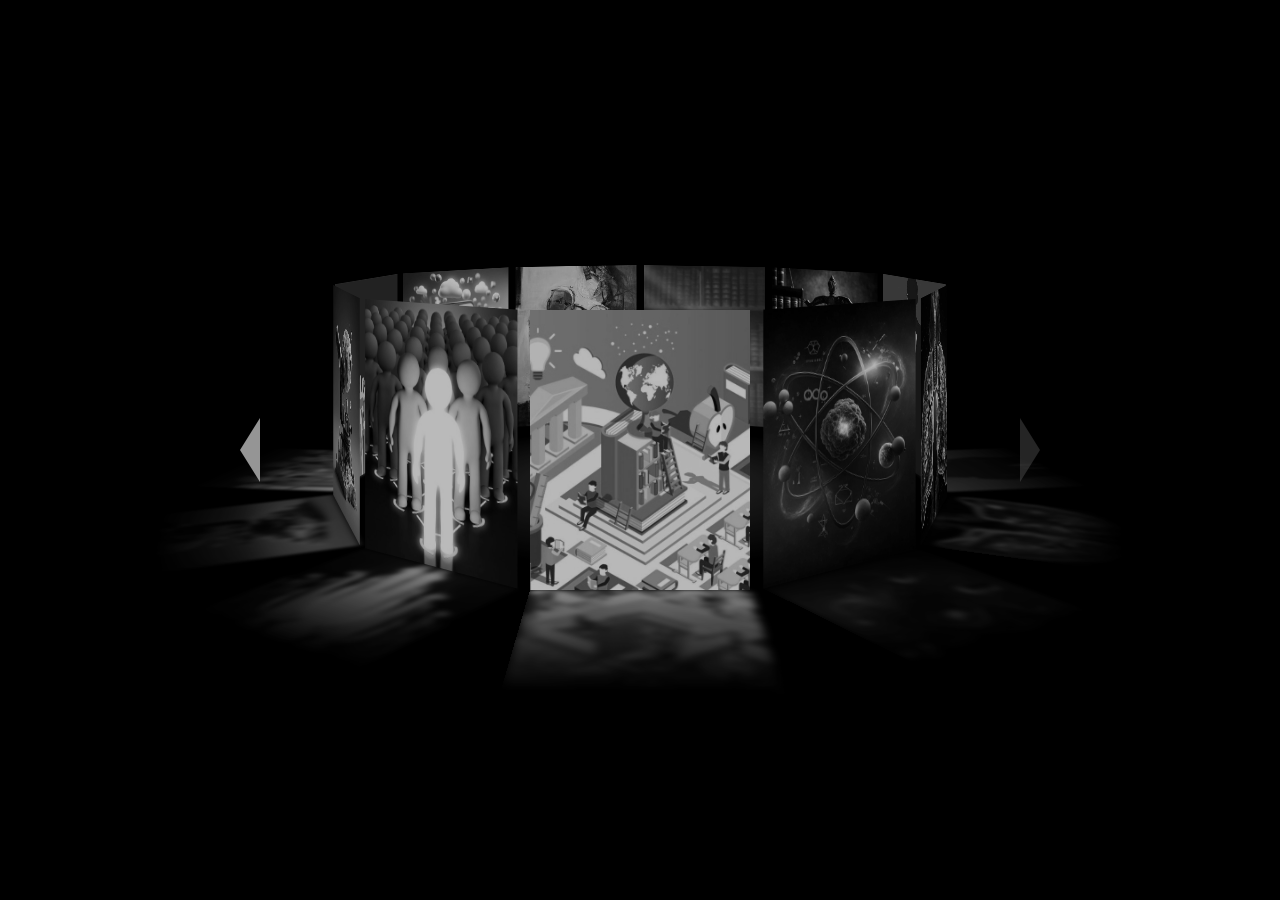
<file: index.html>
<!DOCTYPE html>
<html lang="en">
<head>
    <meta charset="UTF-8">
    <meta name="viewport" content="width=device-width, initial-scale=1.0">
    <link rel="stylesheet" href="style.css">
    <link rel="icon"; type="image/jpg" href="images/panda.jpg">
    <link rel="preconnect" href="https://fonts.googleapis.com">
    <link rel="preconnect" href="https://fonts.gstatic.com" crossorigin>
    <link href="https://fonts.googleapis.com/css2?family=Sniglet&display=swap" rel="stylesheet">
    <title>InternNet</title>
</head>
<body>
    <div class="carousel">
        <div class="carousel-control-button left">
            <input type="radio"; name="carousel-control-input"; checked>
        </div>
        <div class="carousel-control-button right">
            <input type="radio"; name="carousel-control-input">
        </div>
        <div class="carousel-rotation-direction">
            <ul class="carousel-item-wrapper"; style = "--_num-elements: 11">
                <li class="carousel-item"; style="--_index: 1; --_image-url: url('images/STEM.jpg')">
                    <a href="pages/STEM.html";><h1>STEM</h1></a>
                </li>
                <li class="carousel-item"; style="--_index: 2; --_image-url: url('images/medicine.jpg')">
                    <a href="pages/Health&Med.html";><h1>Medicine</h1></a>
                </li>
                <li class="carousel-item"; style="--_index: 3; --_image-url: url('images/business.jpg')">
                    <a href="pages/Business&Econ.html";><h1>Business</h1></a>
                </li>
                <li class="carousel-item"; style="--_index: 4; --_image-url: url('images/law.jpg')">
                    <a href="pages/Law.html";><h1>Law</h1></a>
                </li>
                <li class="carousel-item"; style="--_index: 5; --_image-url: url('images/humanities.jpg')">
                    <a href="pages/Arts&Humanities.html";><h1>Humanities</h1></a>
                </li>
                <li class="carousel-item"; id="long-title"; style="--_index: 6; --_image-url: url('images/social-sciences.jpg')">
                    <a href="pages/SocialSci.html";><h1>Social Sciences</h1></a>
                </li>
                <li class="carousel-item"; style="--_index: 7; --_image-url: url('images/media.jpg')">
                    <a href="pages/Comm&Media.html";><h1>Media</h1></a>
                </li>
                <li class="carousel-item"; style="--_index: 8; --_image-url: url('images/service.jpg')">
                    <a href="pages/Service.html";><h1>Service</h1></a>
                </li>
                <li class="carousel-item"; style="--_index: 9; --_image-url: url('images/research.jpg')">
                    <a href="pages/Research.html";><h1>Research</h1></a>
                </li>
                <li class="carousel-item"; style="--_index: 10; --_image-url: url('images/leadership.jpg')">
                    <a href="pages/Leadership.html";><h1>Leadership</h1></a>
                </li>
                <li class="carousel-item"; id="long-title"; style="--_index: 11; --_image-url: url('images/vocational-studies.jpg')">
                    <a href="pages/Studies.html";><h1>Vocational Studies</h1></a>
                </li>
                <li class="carousel-ground"></li>
            </ul>
        </div>
    </div>
    <script src="https://cdn.jsdelivr.net/npm/gsap@3.12.5/dist/gsap.min.js"></script>
    <script src="script.js"></script>
</body>
</html>
</file>
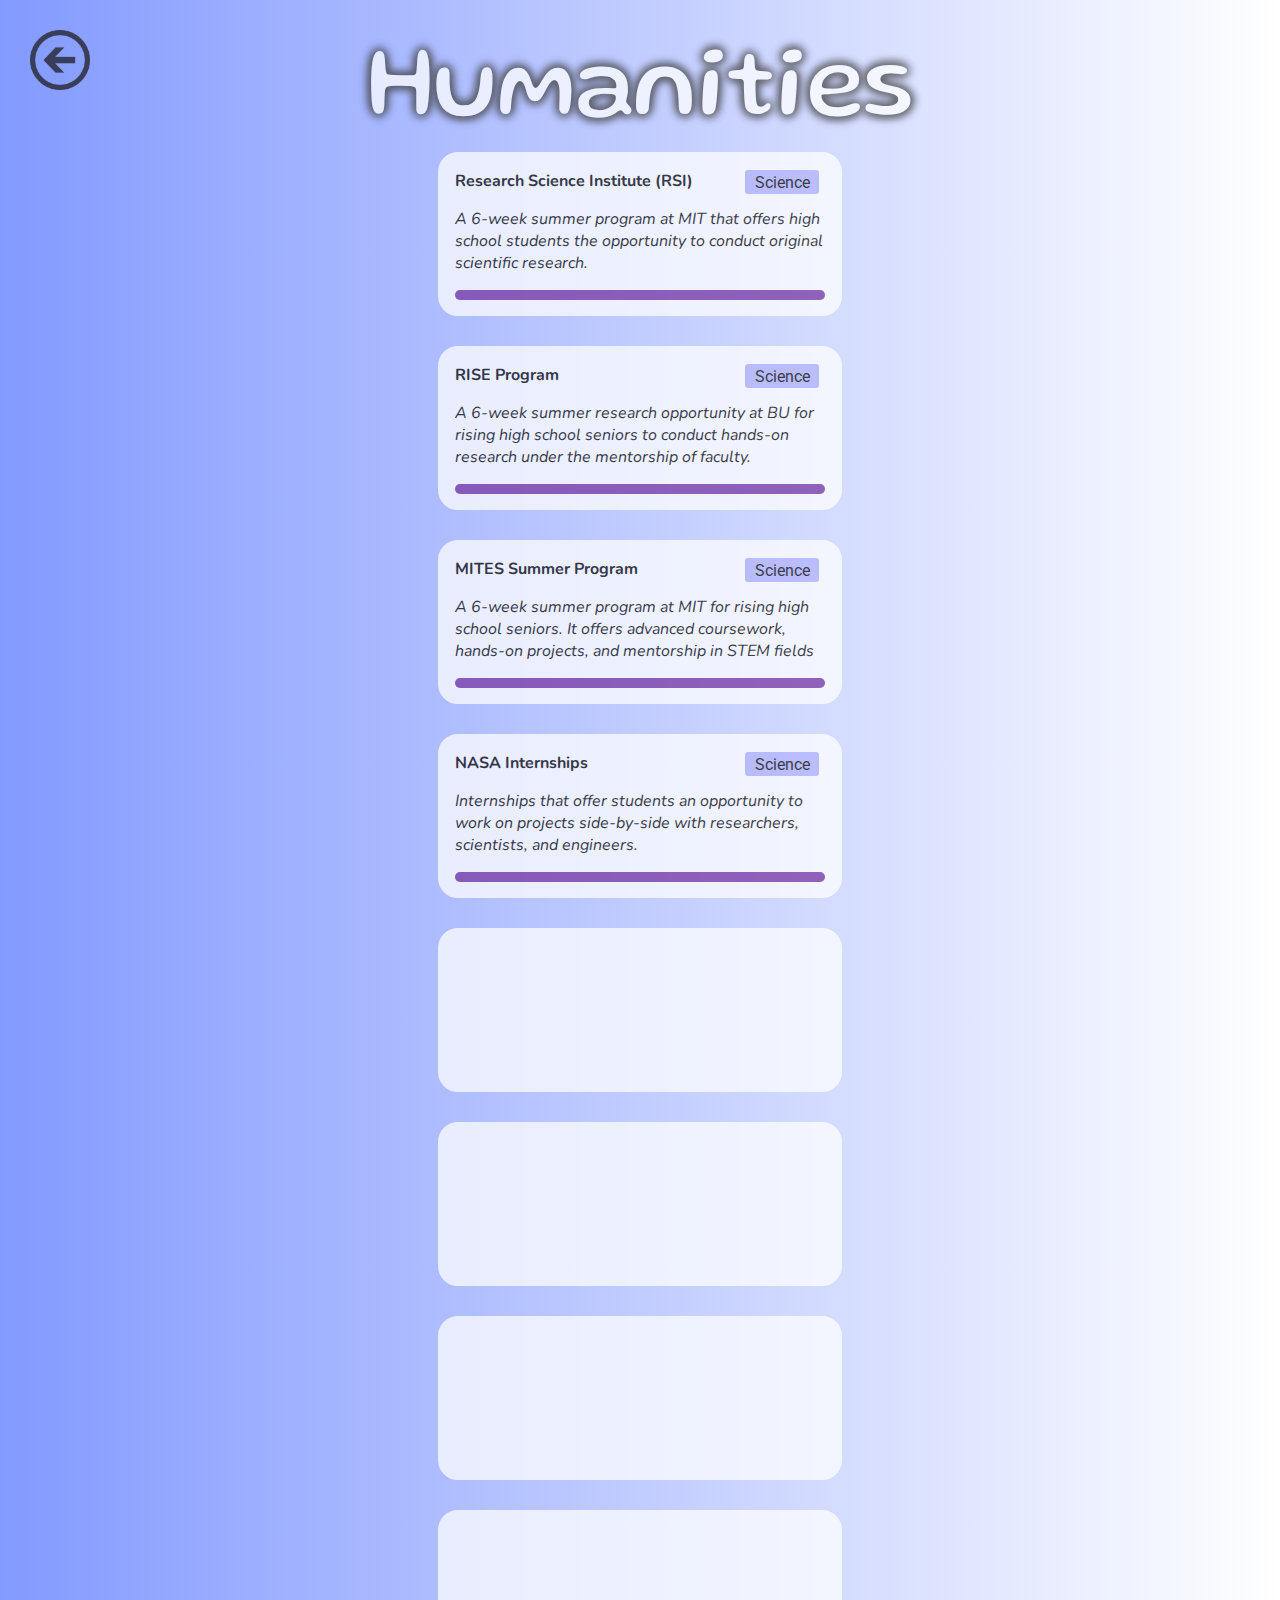
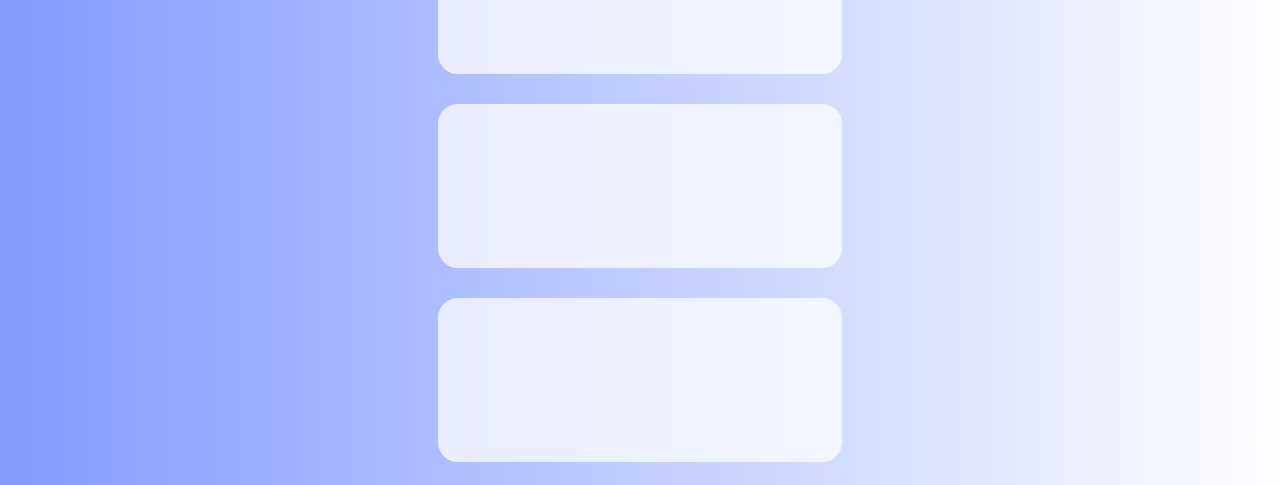
<file: pages/Arts&Humanities.html>
<!DOCTYPE html>
<html lang="en">
<head>
    <meta charset="UTF-8">
    <meta name="viewport" content="width=device-width, initial-scale=1.0">
    <link rel="stylesheet" href="pagestyle.css">
    <link rel="icon" type="image/jpg" href="images/panda.jpg">
    <link rel="preconnect" href="https://fonts.googleapis.com">
    <link rel="preconnect" href="https://fonts.gstatic.com" crossorigin>
    <link href="https://fonts.googleapis.com/css2?family=Gluten:wght@800&display=swap" rel="stylesheet">
    <link href="https://fonts.googleapis.com/css2?family=Nunito:wght@800&display=swap" rel="stylesheet">
    <link href="https://fonts.googleapis.com/css2?family=Nunito:wght@300&display=swap" rel="stylesheet">
    <link href="https://fonts.googleapis.com/css2?family=Roboto&display=swap" rel="stylesheet">
    <title>Arts & Humanities</title>
</head>
<body>
    <div class="elements">
        <div class="title">Humanities</div>
        <div class="return">
            <img src="/images/backArrow.png">
        </div>
        <div class="item">
            <p><b>Research Science Institute (RSI)</b></p>
            <p><i>A 6-week summer program at MIT that offers high school students the opportunity to conduct original scientific research.</i></p>
            <div class="category">Science</div>
            <div class="bar"></div>
        </div>
        <div class="item">
            <p><b>RISE Program</b></p>
            <p><i>A 6-week summer research opportunity at BU for rising high school seniors to conduct hands-on research under the mentorship of faculty.</i></p>
            <div class="category">Science</div>
            <div class="bar"></div>
        </div>
        <div class="item">
            <p><b>MITES Summer Program</b></p>
            <p><i>A 6-week summer program at MIT for rising high school seniors. It offers advanced coursework, hands-on projects, and mentorship in STEM fields</i></p>
            <div class="category">Science</div>
            <div class="bar"></div>
        </div>
        <div class="item">
            <p><b>NASA Internships</b></p>
            <p><i>Internships that offer students an opportunity to work on projects side-by-side with researchers, scientists, and engineers.</i></p>
            <div class="category">Science</div>
            <div class="bar"></div>
        </div>
        <div class="item">

        </div>
        <div class="item">

        </div>
        <div class="item">

        </div>
        <div class="item">

        </div>
        <div class="item">

        </div>
        <div class="item">

        </div>
    </div>
    <script src="functions.js"></script>
    <script src="https://cdn.jsdelivr.net/npm/gsap@3.12.5/dist/gsap.min.js"></script>
    <script src="script.js"></script>
</body>
</html>
</file>
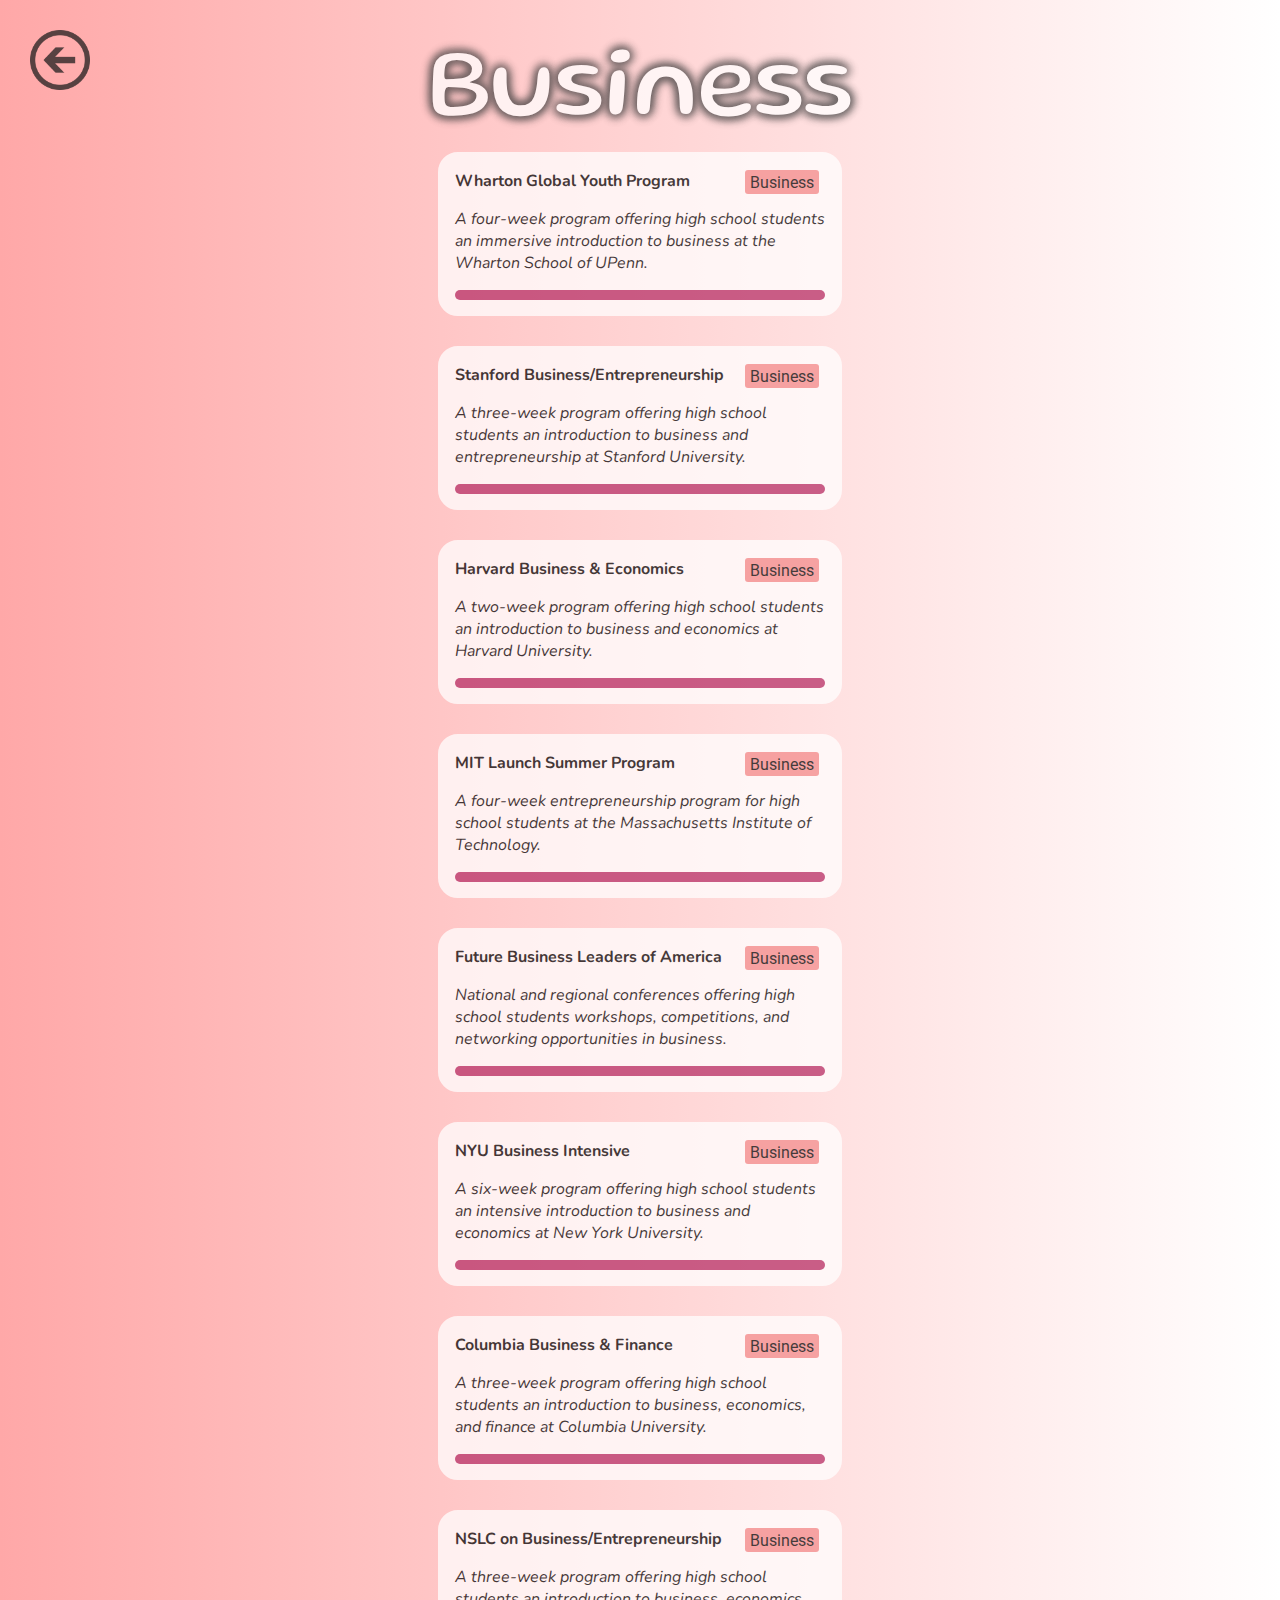
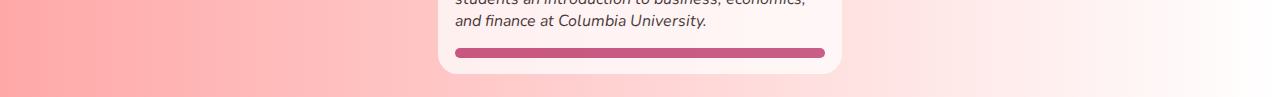
<file: pages/Business&Econ.html>
<!DOCTYPE html>
<html lang="en">
<head>
    <meta charset="UTF-8">
    <meta name="viewport" content="width=device-width, initial-scale=1.0">
    <link rel="stylesheet" href="pagestyle.css">
    <link rel="icon" type="image/jpg" href="/images/business.jpg">
    <link rel="preconnect" href="https://fonts.googleapis.com">
    <link rel="preconnect" href="https://fonts.gstatic.com" crossorigin>
    <link href="https://fonts.googleapis.com/css2?family=Gluten:wght@800&display=swap" rel="stylesheet">
    <link href="https://fonts.googleapis.com/css2?family=Nunito:wght@800&display=swap" rel="stylesheet">
    <link href="https://fonts.googleapis.com/css2?family=Nunito:wght@300&display=swap" rel="stylesheet">
    <link href="https://fonts.googleapis.com/css2?family=Roboto&display=swap" rel="stylesheet">
    <title>Business & Economics</title>
</head>
<body>
    <div class="elements">
        <div class="title">Business</div>
        <div class="return">
            <img src="/images/backArrow.png">
        </div>
        <div class="item">
            <p><b>Wharton Global Youth Program</b></p>
            <p><i>A four-week program offering high school students an immersive introduction to business at the Wharton School of UPenn.</i></p>
            <div class="category">Business</div>
            <div class="bar"></div>
        </div>
        <div class="item">
            <p><b>Stanford Business/Entrepreneurship</b></p>
            <p><i>A three-week program offering high school students an introduction to business and entrepreneurship at Stanford University.</i></p>
            <div class="category">Business</div>
            <div class="bar"></div>
        </div>
        <div class="item">
            <p><b>Harvard Business & Economics</b></p>
            <p><i>A two-week program offering high school students an introduction to business and economics at Harvard University.</i></p>
            <div class="category">Business</div>
            <div class="bar"></div>
        </div>
        <div class="item">
            <p><b>MIT Launch Summer Program</b></p>
            <p><i>A four-week entrepreneurship program for high school students at the Massachusetts Institute of Technology.</i></p>
            <div class="category">Business</div>
            <div class="bar"></div>
        </div>
        <div class="item">
            <p><b>Future Business Leaders of America</b></p>
            <p><i>National and regional conferences offering high school students workshops, competitions, and networking opportunities in business.</i></p>
            <div class="category">Business</div>
            <div class="bar"></div>
        </div>
        <div class="item">
            <p><b>NYU Business Intensive</b></p>
            <p><i>A six-week program offering high school students an intensive introduction to business and economics at New York University.</i></p>
            <div class="category">Business</div>
            <div class="bar"></div>
        </div>
        <div class="item">
            <p><b>Columbia Business & Finance</b></p>
            <p><i>A three-week program offering high school students an introduction to business, economics, and finance at Columbia University.</i></p>
            <div class="category">Business</div>
            <div class="bar"></div>
        </div>
        <div class="item">
            <p><b>NSLC on Business/Entrepreneurship</b></p>
            <p><i>A three-week program offering high school students an introduction to business, economics, and finance at Columbia
                    University.</i></p>
            <div class="category">Business</div>
            <div class="bar"></div>
        </div>
    </div>
    <script src="functions.js"></script>
    <script src="https://cdn.jsdelivr.net/npm/gsap@3.12.5/dist/gsap.min.js"></script>
    <script src="script.js"></script>
</body>
</html>
</file>
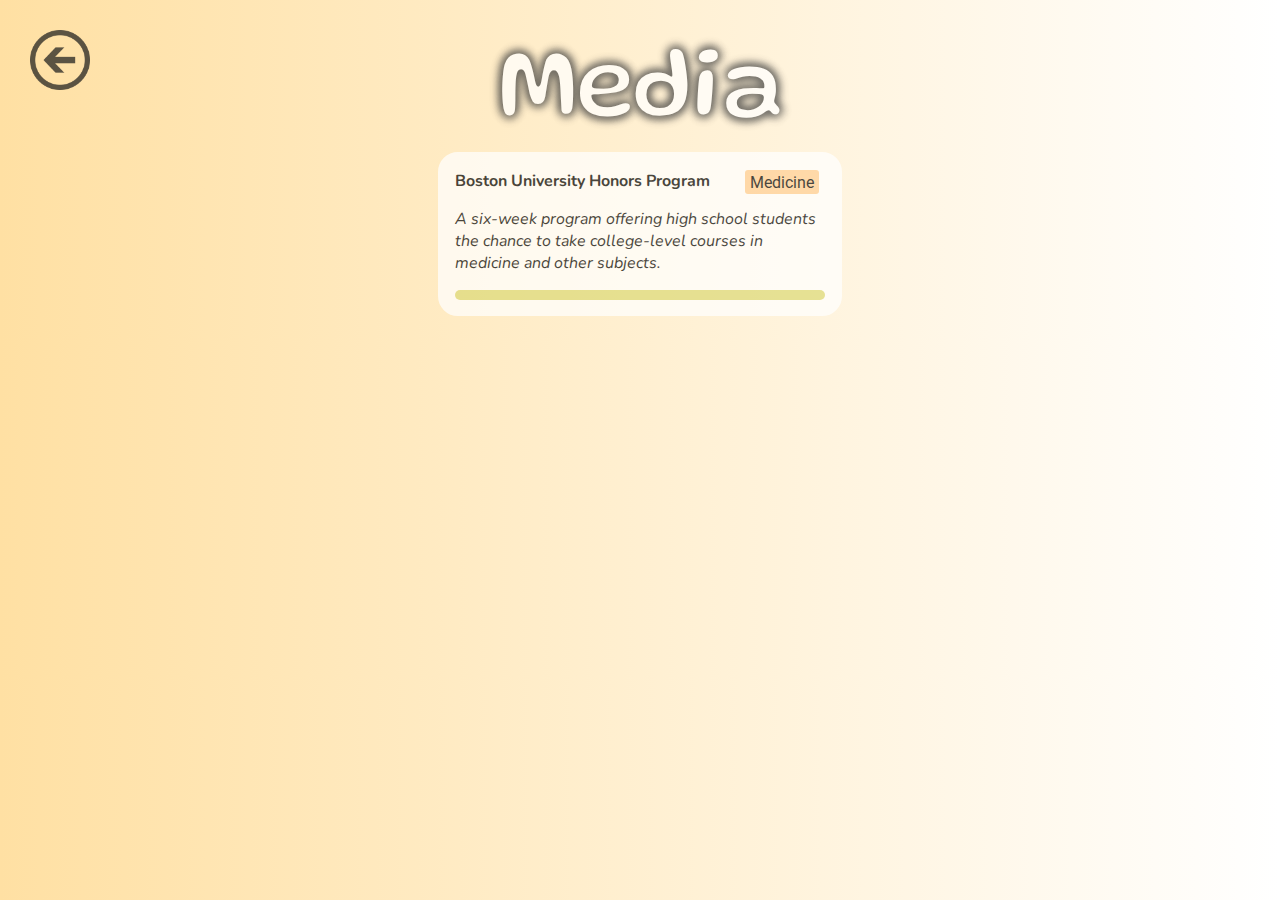
<file: pages/Comm&Media.html>
<!DOCTYPE html>
<html lang="en">

<head>
    <meta charset="UTF-8">
    <meta name="viewport" content="width=device-width, initial-scale=1.0">
    <link rel="stylesheet" href="pagestyle.css">
    <link rel="icon" ; type="image/jpg" href="images/panda.jpg">
    <link rel="preconnect" href="https://fonts.googleapis.com">
    <link rel="preconnect" href="https://fonts.gstatic.com" crossorigin>
    <link href="https://fonts.googleapis.com/css2?family=Gluten:wght@800&display=swap" rel="stylesheet">
    <link href="https://fonts.googleapis.com/css2?family=Nunito:wght@800&display=swap" rel="stylesheet">
    <link href="https://fonts.googleapis.com/css2?family=Nunito:wght@300&display=swap" rel="stylesheet">
    <link href="https://fonts.googleapis.com/css2?family=Roboto&display=swap" rel="stylesheet">
    <title>Communications & Media</title>
</head>
<body>
    <div class="elements">
        <div class="title">Media</div>
        <div class="return">
            <img src="/images/backArrow.png">
        </div>
        <div class="item">
            <p><b>Boston University Honors Program</b></p>
            <p><i>A six-week program offering high school students the chance to take college-level courses in medicine and other subjects.</i></p>
            <div class="category">Medicine</div>
            <div class="bar"></div>
        </div>
    </div>
    <script src="functions.js"></script>
    <script src="https://cdn.jsdelivr.net/npm/gsap@3.12.5/dist/gsap.min.js"></script>
    <script src="script.js"></script>
</body>
</html>
</file>
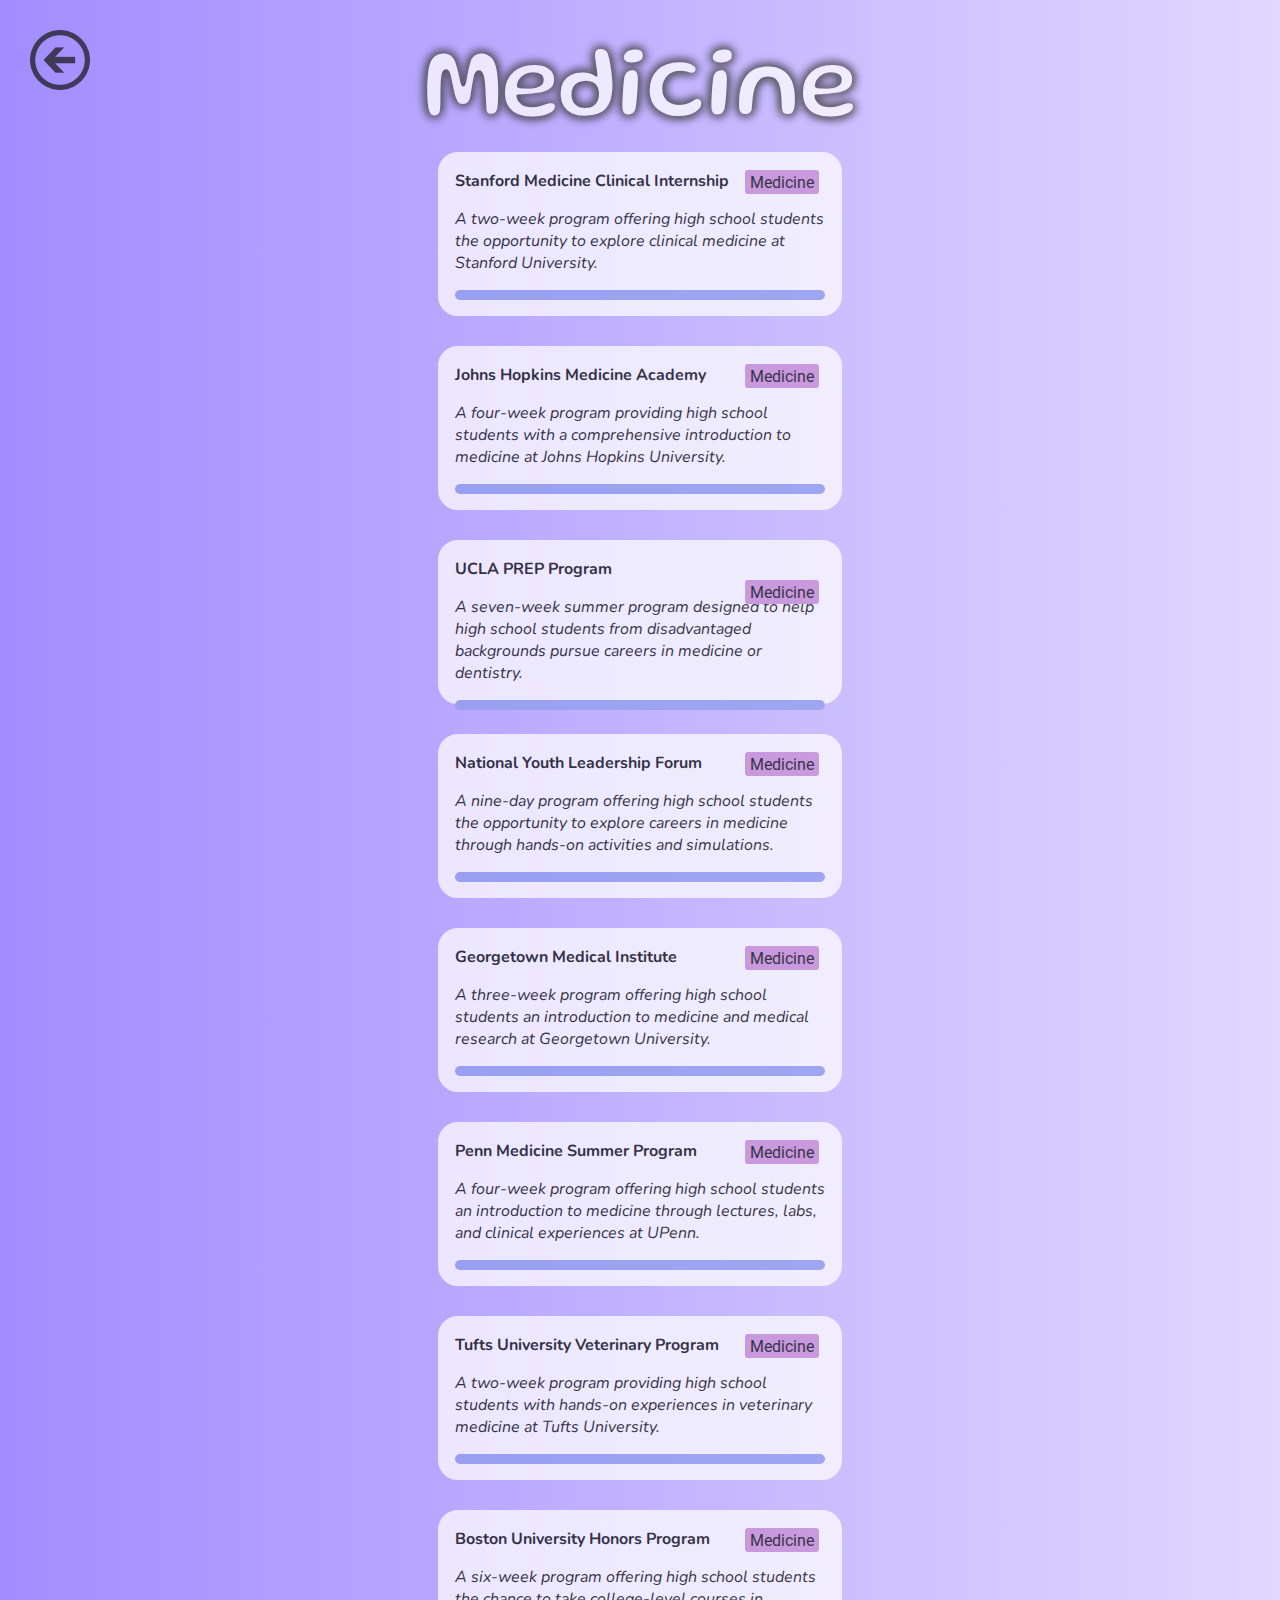
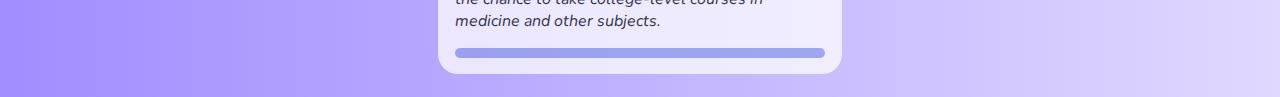
<file: pages/Health&Med.html>
<!DOCTYPE html>
<html lang="en">
<head>
    <meta charset="UTF-8">
    <meta name="viewport" content="width=device-width, initial-scale=1.0">
    <link rel="stylesheet" href="pagestyle.css">
    <link rel="icon" type="image/jpg" href="/images/medicine.jpg">
    <link rel="preconnect" href="https://fonts.googleapis.com">
    <link rel="preconnect" href="https://fonts.gstatic.com" crossorigin>
    <link href="https://fonts.googleapis.com/css2?family=Gluten:wght@800&display=swap" rel="stylesheet">
    <link href="https://fonts.googleapis.com/css2?family=Nunito:wght@800&display=swap" rel="stylesheet">
    <link href="https://fonts.googleapis.com/css2?family=Nunito:wght@300&display=swap" rel="stylesheet">
    <link href="https://fonts.googleapis.com/css2?family=Roboto&display=swap" rel="stylesheet">
    <title>Health & Medicine</title>
</head>
<body>
    <div class="elements">
        <div class="title">Medicine</div>
        <div class="return">
            <img src="/images/backArrow.png">
        </div>
        <div class="item">
            <p><b>Stanford Medicine Clinical Internship</b></p>
            <p><i>A two-week program offering high school students the opportunity to explore clinical medicine at Stanford University.</i></p>
            <div class="category">Medicine</div>
            <div class="bar"></div>
        </div>
        <div class="item">
            <p><b>Johns Hopkins Medicine Academy</b></p>
            <p><i>A four-week program providing high school students with a comprehensive introduction to medicine at Johns Hopkins University.</i></p>
            <div class="category">Medicine</div>
            <div class="bar"></div>
        </div>
        <div class="item">
            <p><b>UCLA PREP Program</b></p>
            <p><i>A seven-week summer program designed to help high school students from disadvantaged backgrounds pursue careers in medicine or dentistry.</i></p>
            <div class="category">Medicine</div>
            <div class="bar"></div>
        </div>
        <div class="item">
            <p><b>National Youth Leadership Forum</b></p>
            <p><i>A nine-day program offering high school students the opportunity to explore careers in medicine through hands-on activities and simulations.</i></p>
            <div class="category">Medicine</div>
            <div class="bar"></div>
        </div>
        <div class="item">
            <p><b>Georgetown Medical Institute</b></p>
            <p><i>A three-week program offering high school students an introduction to medicine and medical research at Georgetown University.</i></p>
            <div class="category">Medicine</div>
            <div class="bar"></div>
        </div>
        <div class="item">
            <p><b>Penn Medicine Summer Program</b></p>
            <p><i>A four-week program offering high school students an introduction to medicine through lectures, labs, and clinical experiences at UPenn.</i></p>
            <div class="category">Medicine</div>
            <div class="bar"></div>
        </div>
        <div class="item">
            <p><b>Tufts University Veterinary Program</b></p>
            <p><i>A two-week program providing high school students with hands-on experiences in veterinary medicine at Tufts University.</i></p>
            <div class="category">Medicine</div>
            <div class="bar"></div>
        </div>
        <div class="item">
            <p><b>Boston University Honors Program</b></p>
            <p><i>A six-week program offering high school students the chance to take college-level courses in medicine and other subjects.</i></p>
            <div class="category">Medicine</div>
            <div class="bar"></div>
        </div>
    </div>
    <script src="functions.js"></script>
    <script src="https://cdn.jsdelivr.net/npm/gsap@3.12.5/dist/gsap.min.js"></script>
    <script src="script.js"></script>
</body>
</html>
</file>
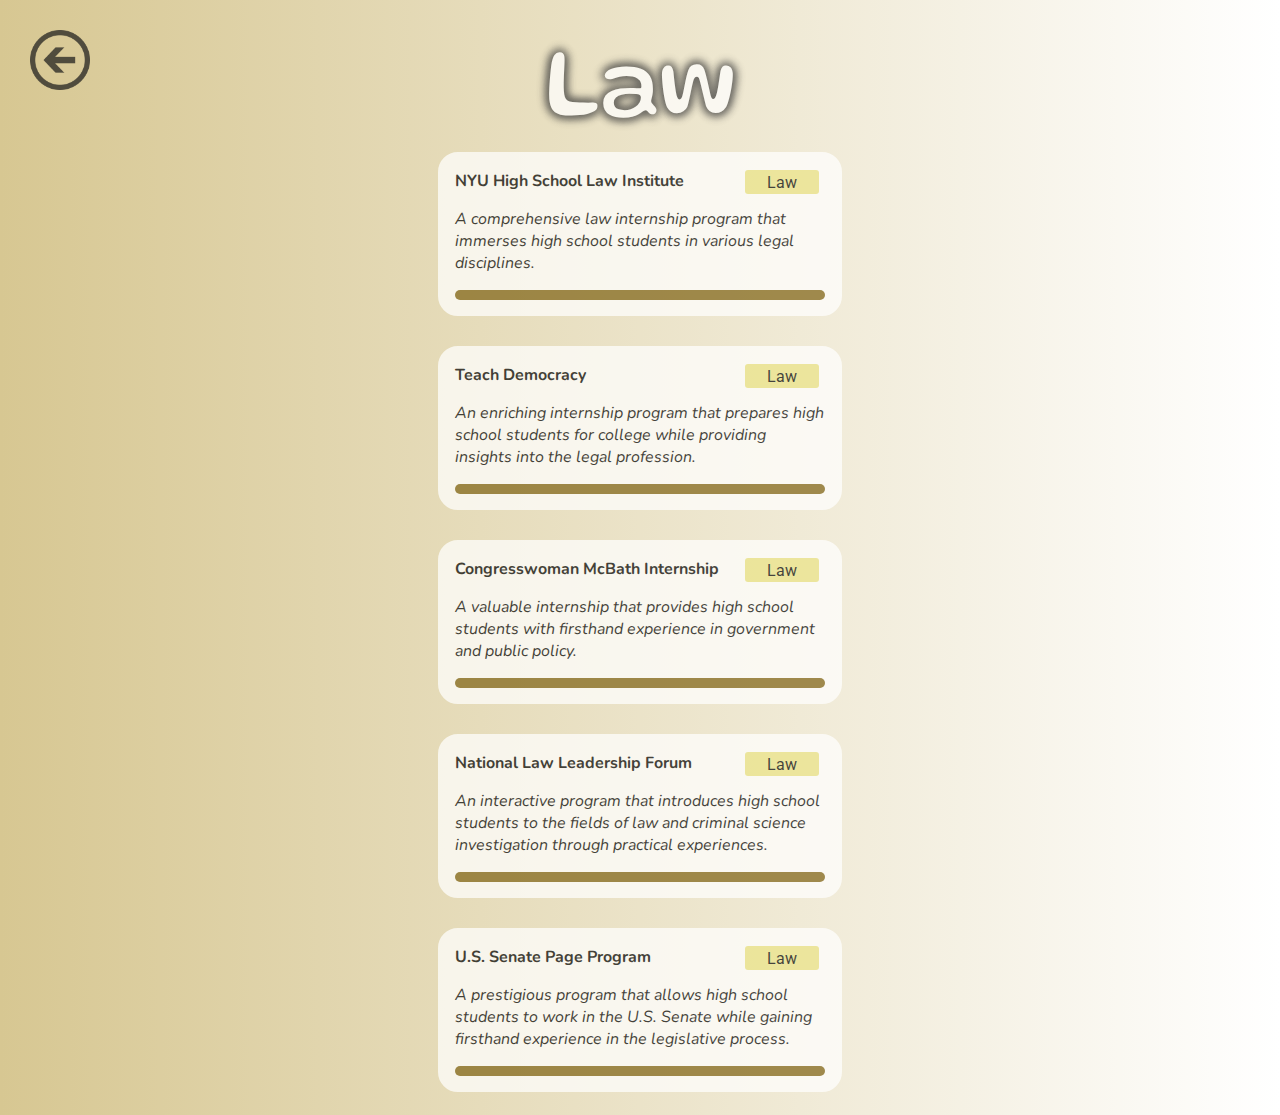
<file: pages/Law.html>
<!DOCTYPE html>
<html lang="en">
<head>
    <meta charset="UTF-8">
    <meta name="viewport" content="width=device-width, initial-scale=1.0">
    <link rel="stylesheet" href="pagestyle.css">
    <link rel="icon" type="image/jpg" href="images/panda.jpg">
    <link rel="preconnect" href="https://fonts.googleapis.com">
    <link rel="preconnect" href="https://fonts.gstatic.com" crossorigin>
    <link href="https://fonts.googleapis.com/css2?family=Gluten:wght@800&display=swap" rel="stylesheet">
    <link href="https://fonts.googleapis.com/css2?family=Nunito:wght@800&display=swap" rel="stylesheet">
    <link href="https://fonts.googleapis.com/css2?family=Nunito:wght@300&display=swap" rel="stylesheet">
    <link href="https://fonts.googleapis.com/css2?family=Roboto&display=swap" rel="stylesheet">
    <title>Law</title>
</head>
<body>
    <div class="elements">
        <div class="title">Law</div>
        <div class="return">
            <img src="/images/backArrow.png">
        </div>
        <div class="item">
            <p><b>NYU High School Law Institute</b></p>
            <p><i>A comprehensive law internship program that immerses high school students in various legal disciplines.</i></p>
            <div class="category">Law</div>
            <div class="bar"></div>
        </div>
        <div class="item">
            <p><b>Teach Democracy</b></p>
            <p><i>An enriching internship program that prepares high school students for college while providing insights into the legal profession.</i></p>
            <div class="category">Law</div>
            <div class="bar"></div>
        </div>
        <div class="item">
            <p><b>Congresswoman McBath Internship</b></p>
            <p><i>A valuable internship that provides high school students with firsthand experience in government and public policy.</i></p>
            <div class="category">Law</div>
            <div class="bar"></div>
        </div>
        <div class="item">
            <p><b>National Law Leadership Forum</b></p>
            <p><i>An interactive program that introduces high school students to the fields of law and criminal science investigation through practical experiences.</i></p>
            <div class="category">Law</div>
            <div class="bar"></div>
        </div>
        <div class="item">
            <p><b>U.S. Senate Page Program</b></p>
            <p><i>A prestigious program that allows high school students to work in the U.S. Senate while gaining firsthand experience in the legislative process.</i></p>
            <div class="category">Law</div>
            <div class="bar"></div>
        </div>
    </div>
    <script src="functions.js"></script>
    <script src="https://cdn.jsdelivr.net/npm/gsap@3.12.5/dist/gsap.min.js"></script>
    <script src="script.js"></script>
</body>
</html>
</file>
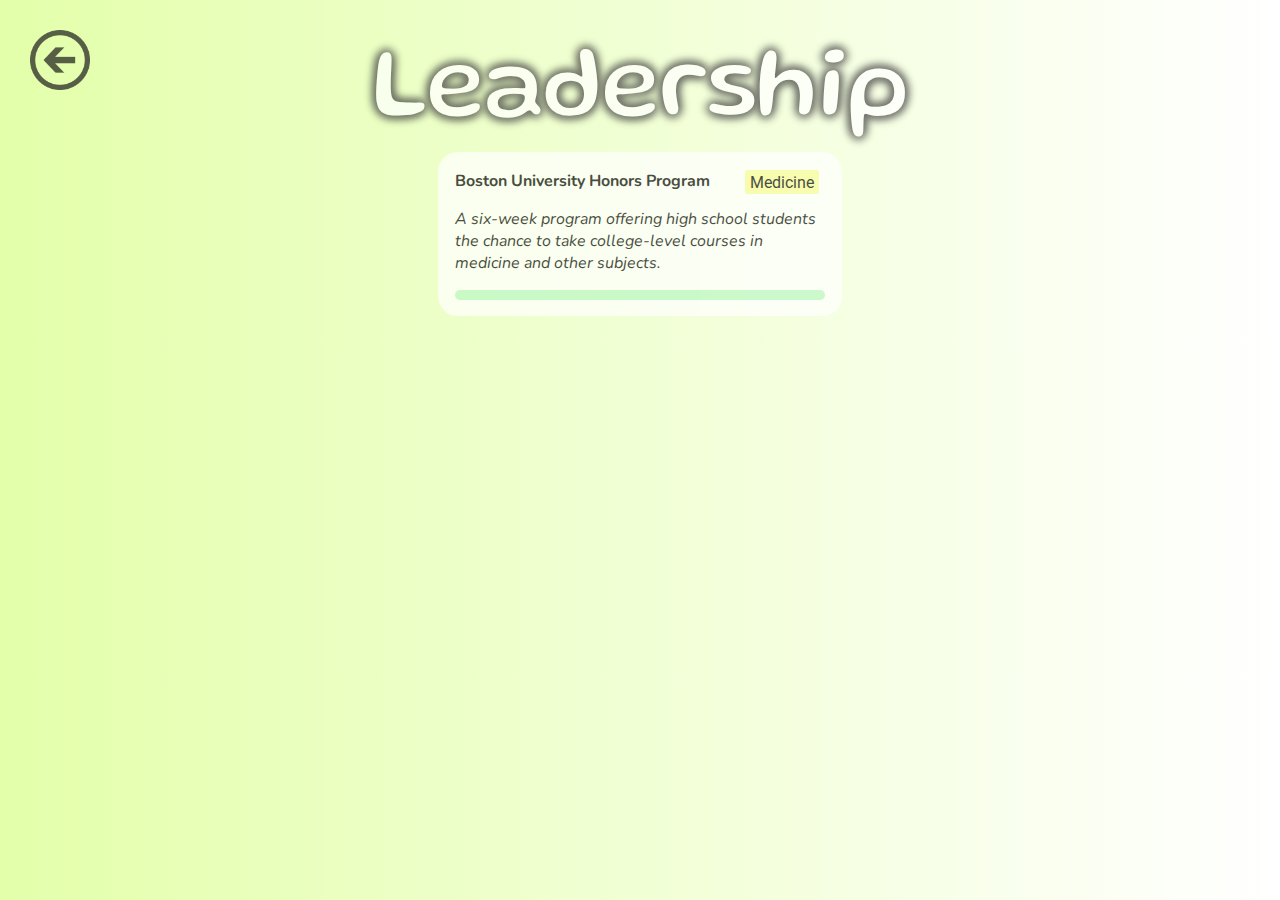
<file: pages/Leadership.html>
<!DOCTYPE html>
<html lang="en">
<head>
    <meta charset="UTF-8">
    <meta name="viewport" content="width=device-width, initial-scale=1.0">
    <link rel="stylesheet" href="pagestyle.css">
    <link rel="icon" ; type="image/jpg" href="images/panda.jpg">
    <link rel="preconnect" href="https://fonts.googleapis.com">
    <link rel="preconnect" href="https://fonts.gstatic.com" crossorigin>
    <link href="https://fonts.googleapis.com/css2?family=Gluten:wght@800&display=swap" rel="stylesheet">
    <link href="https://fonts.googleapis.com/css2?family=Nunito:wght@800&display=swap" rel="stylesheet">
    <link href="https://fonts.googleapis.com/css2?family=Nunito:wght@300&display=swap" rel="stylesheet">
    <link href="https://fonts.googleapis.com/css2?family=Roboto&display=swap" rel="stylesheet">
    <title>Leadership</title>
</head>
<body>
    <div class="elements">
        <div class="title">Leadership</div>
        <div class="return">
            <img src="/images/backArrow.png">
        </div>
        <div class="item">
            <p><b>Boston University Honors Program</b></p>
            <p><i>A six-week program offering high school students the chance to take college-level courses in medicine and other subjects.</i></p>
            <div class="category">Medicine</div>
            <div class="bar"></div>
        </div>
    </div>
    <script src="functions.js"></script>
    <script src="https://cdn.jsdelivr.net/npm/gsap@3.12.5/dist/gsap.min.js"></script>
    <script src="script.js"></script>
</body>
</html>
</file>
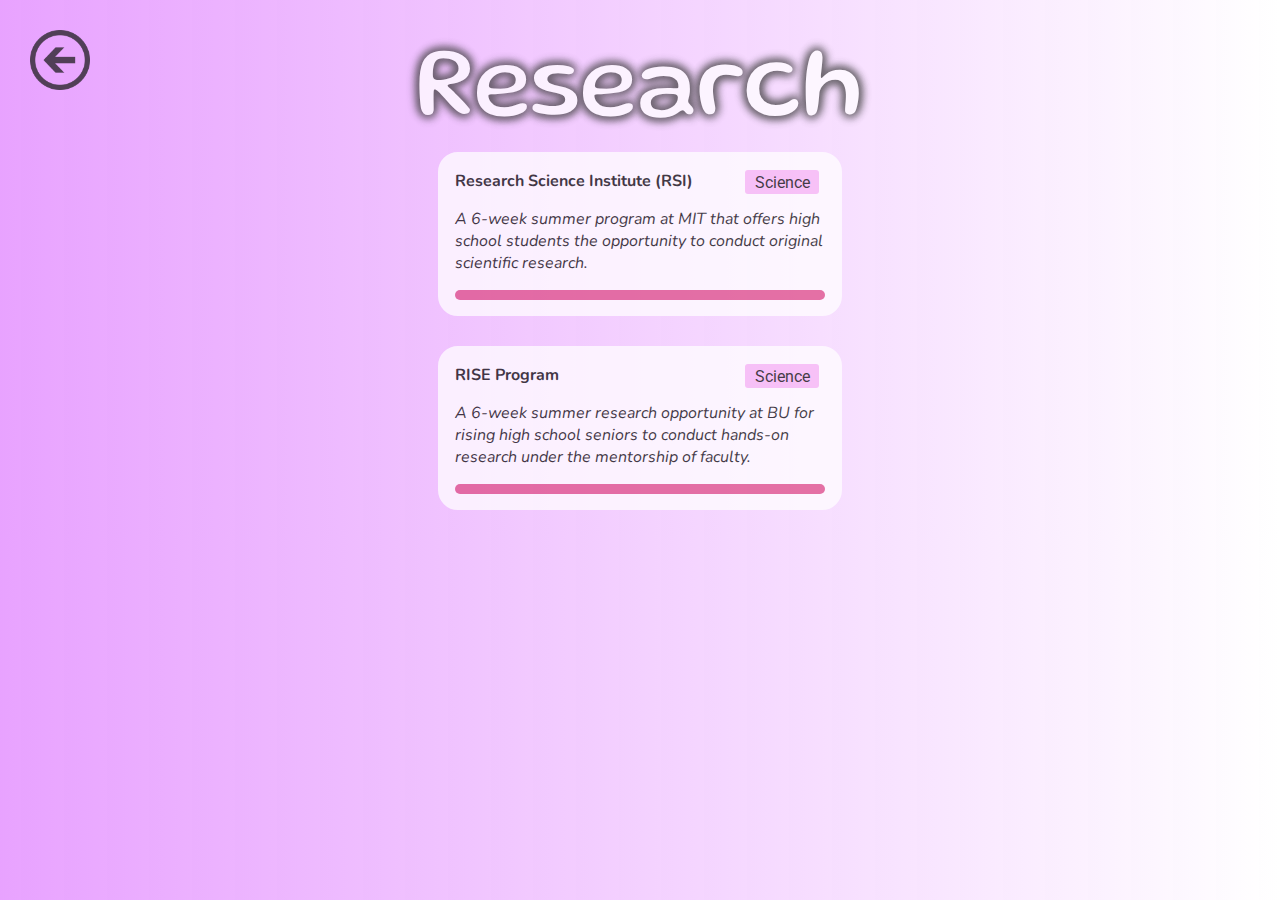
<file: pages/Research.html>
<!DOCTYPE html>
<html lang="en">
<head>
    <meta charset="UTF-8">
    <meta name="viewport" content="width=device-width, initial-scale=1.0">
    <link rel="stylesheet" href="pagestyle.css">
    <link rel="icon" ; type="image/jpg" href="images/panda.jpg">
    <link rel="preconnect" href="https://fonts.googleapis.com">
    <link rel="preconnect" href="https://fonts.gstatic.com" crossorigin>
    <link href="https://fonts.googleapis.com/css2?family=Gluten:wght@800&display=swap" rel="stylesheet">
    <link href="https://fonts.googleapis.com/css2?family=Nunito:wght@800&display=swap" rel="stylesheet">
    <link href="https://fonts.googleapis.com/css2?family=Nunito:wght@300&display=swap" rel="stylesheet">
    <link href="https://fonts.googleapis.com/css2?family=Roboto&display=swap" rel="stylesheet">
    <title>Research</title>
</head>
<body>
    <div class="elements">
        <div class="title">Research</div>
        <div class="return">
            <img src="/images/backArrow.png">
        </div>
        <div class="item">
            <p><b>Research Science Institute (RSI)</b></p>
            <p><i>A 6-week summer program at MIT that offers high school students the opportunity to conduct original scientific research.</i></p>
            <div class="category">Science</div>
            <div class="bar"></div>
        </div>
        <div class="item">
            <p><b>RISE Program</b></p>
            <p><i>A 6-week summer research opportunity at BU for rising high school seniors to conduct hands-on research under the mentorship of faculty.</i></p>
            <div class="category">Science</div>
            <div class="bar"></div>
        </div>
    </div>
    <script src="functions.js"></script>
    <script src="https://cdn.jsdelivr.net/npm/gsap@3.12.5/dist/gsap.min.js"></script>
    <script src="script.js"></script>
</body>
</html>
</file>
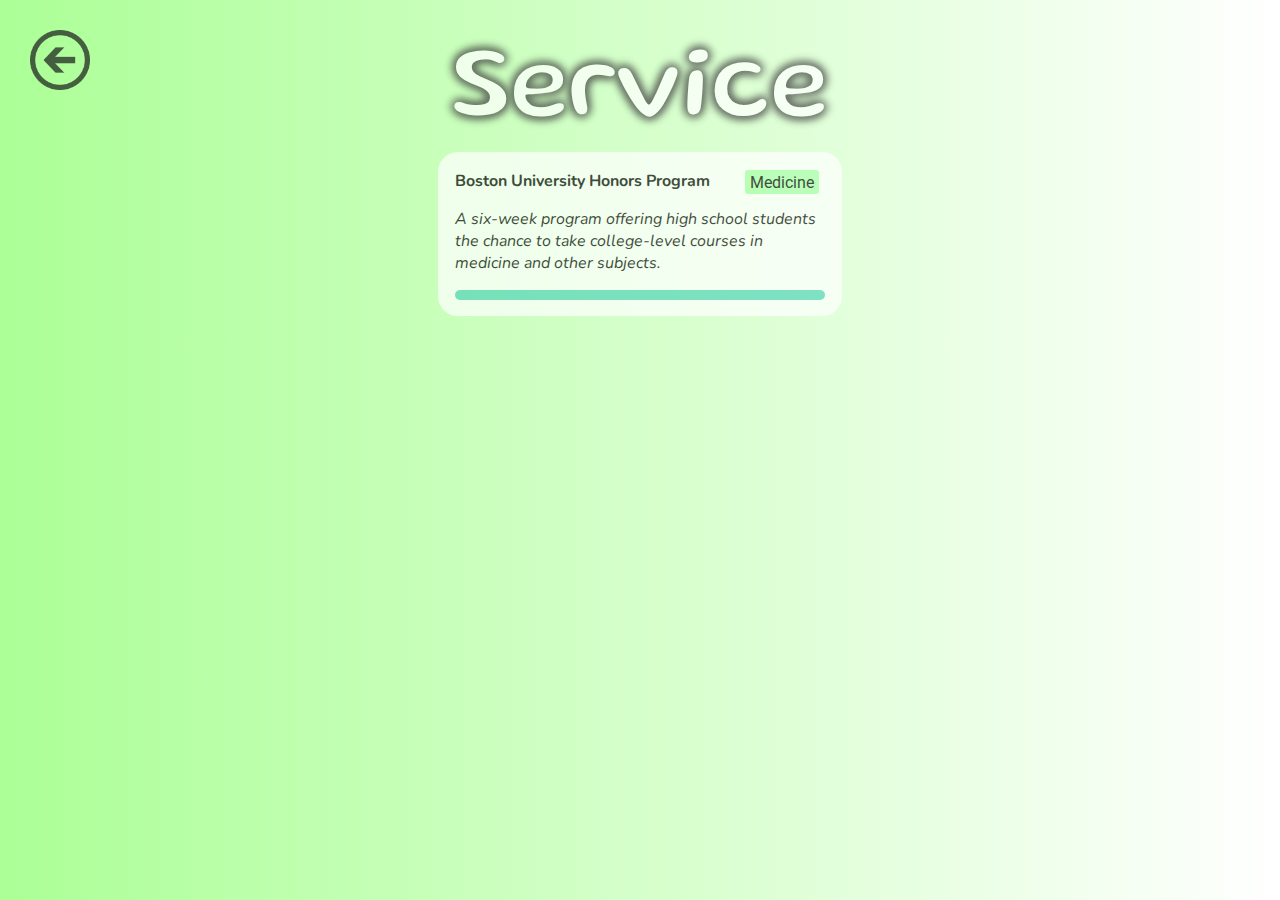
<file: pages/Service.html>
<!DOCTYPE html>
<html lang="en">
<head>
    <meta charset="UTF-8">
    <meta name="viewport" content="width=device-width, initial-scale=1.0">
    <link rel="stylesheet" href="pagestyle.css">
    <link rel="icon" ; type="image/jpg" href="images/panda.jpg">
    <link rel="preconnect" href="https://fonts.googleapis.com">
    <link rel="preconnect" href="https://fonts.gstatic.com" crossorigin>
    <link href="https://fonts.googleapis.com/css2?family=Gluten:wght@800&display=swap" rel="stylesheet">
    <link href="https://fonts.googleapis.com/css2?family=Nunito:wght@800&display=swap" rel="stylesheet">
    <link href="https://fonts.googleapis.com/css2?family=Nunito:wght@300&display=swap" rel="stylesheet">
    <link href="https://fonts.googleapis.com/css2?family=Roboto&display=swap" rel="stylesheet">
    <title>Service</title>
</head>
<body>
    <div class="elements">
        <div class="title">Service</div>
        <div class="return">
            <img src="/images/backArrow.png">
        </div>
        <div class="item">
            <p><b>Boston University Honors Program</b></p>
            <p><i>A six-week program offering high school students the chance to take college-level courses in medicine and other subjects.</i></p>
            <div class="category">Medicine</div>
            <div class="bar"></div>
        </div>
    </div>
    <script src="functions.js"></script>
    <script src="https://cdn.jsdelivr.net/npm/gsap@3.12.5/dist/gsap.min.js"></script>
    <script src="script.js"></script>
</body>
</html>
</file>
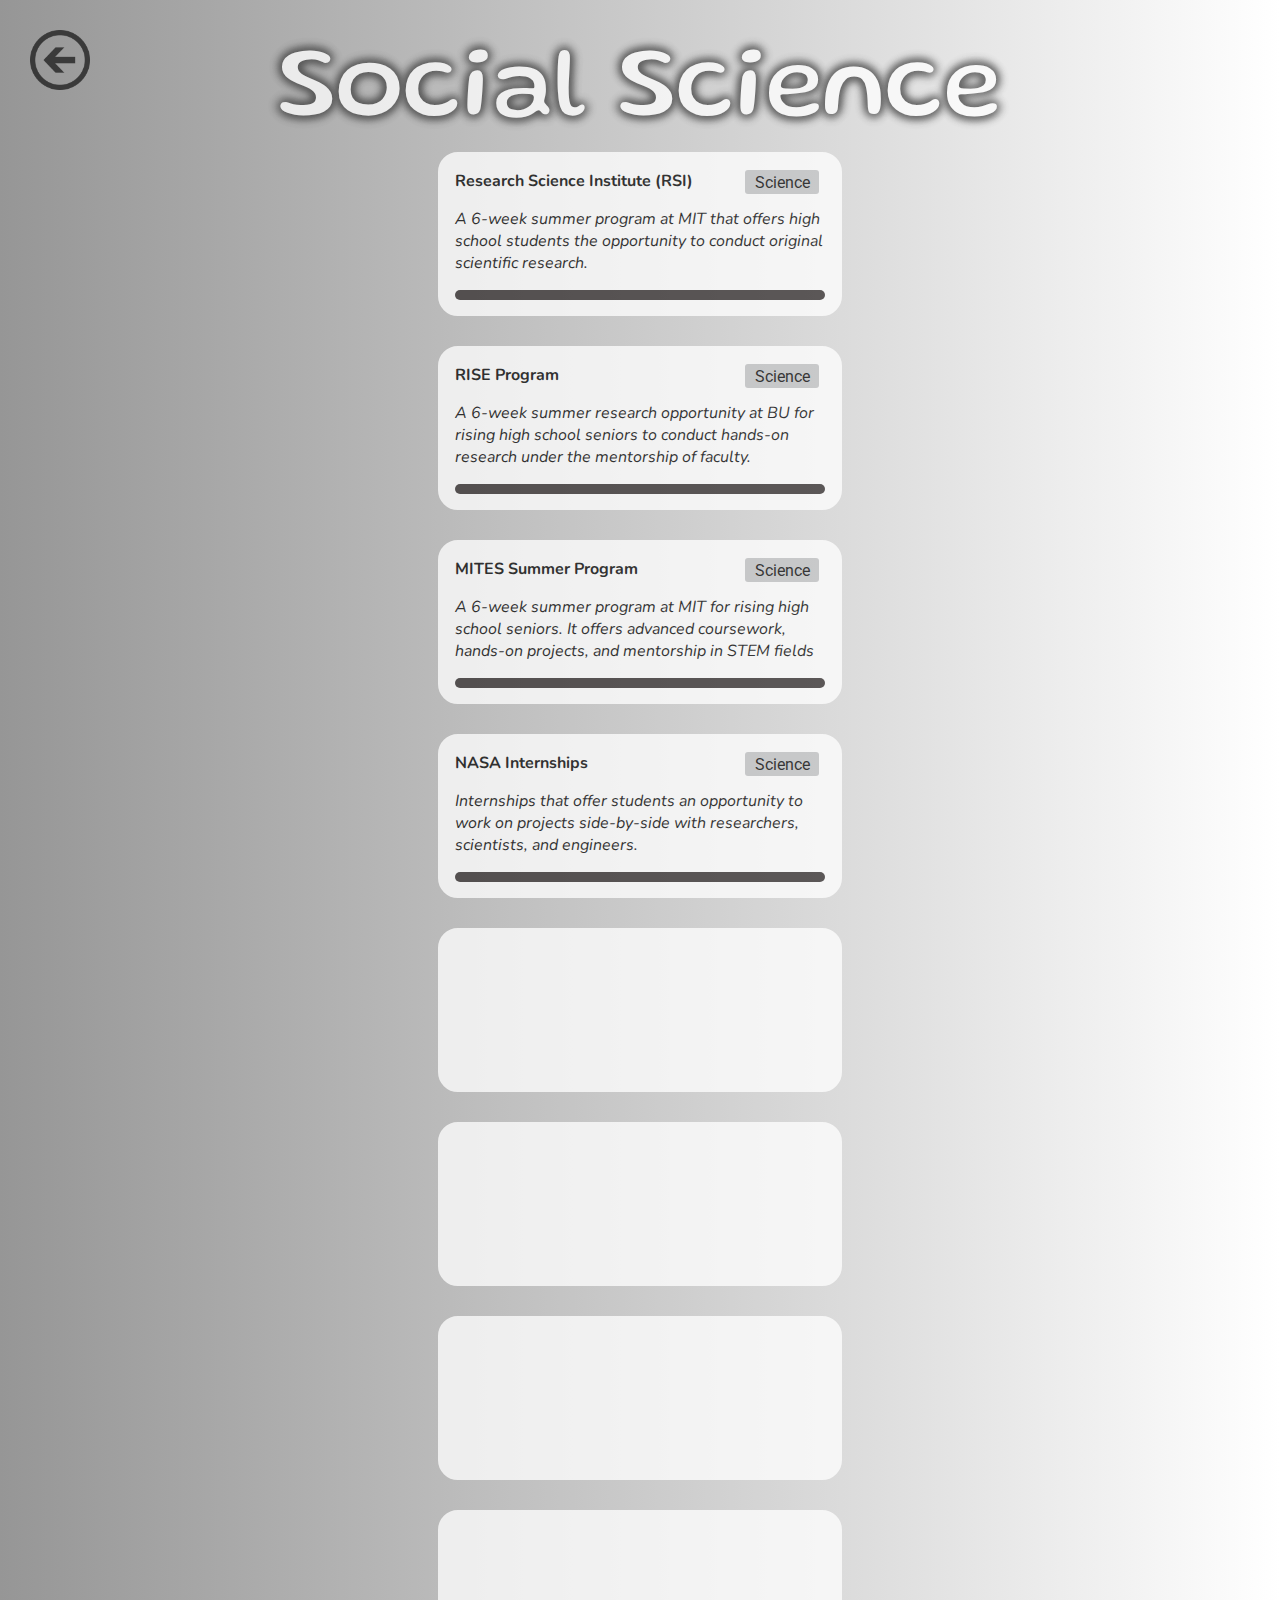
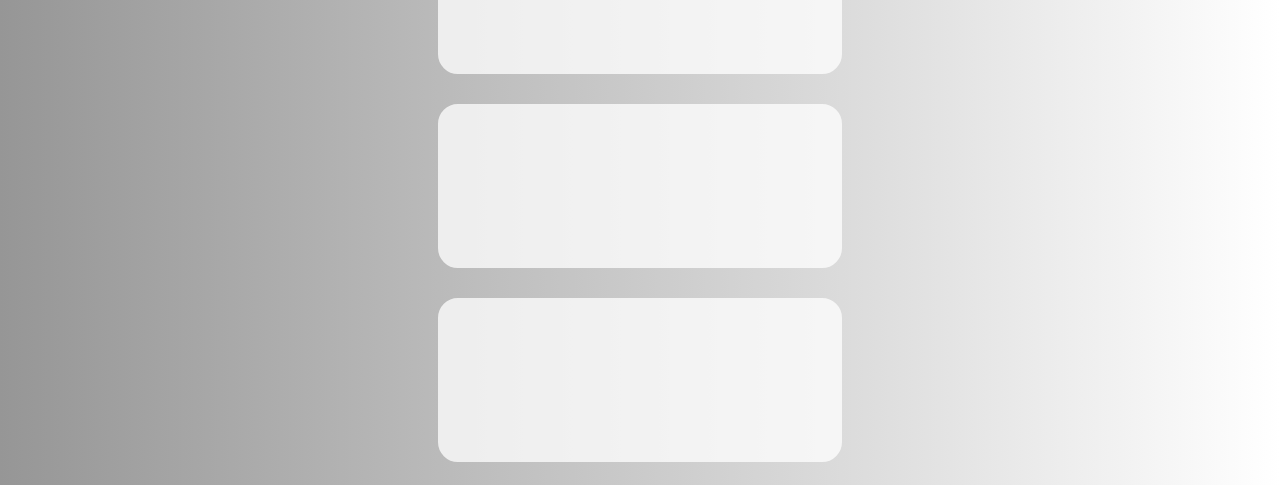
<file: pages/SocialSci.html>
<!DOCTYPE html>
<html lang="en">
<head>
    <meta charset="UTF-8">
    <meta name="viewport" content="width=device-width, initial-scale=1.0">
    <link rel="stylesheet" href="pagestyle.css">
    <link rel="icon" ; type="image/jpg" href="images/panda.jpg">
    <link rel="preconnect" href="https://fonts.googleapis.com">
    <link rel="preconnect" href="https://fonts.gstatic.com" crossorigin>
    <link href="https://fonts.googleapis.com/css2?family=Gluten:wght@800&display=swap" rel="stylesheet">
    <link href="https://fonts.googleapis.com/css2?family=Nunito:wght@800&display=swap" rel="stylesheet">
    <link href="https://fonts.googleapis.com/css2?family=Nunito:wght@300&display=swap" rel="stylesheet">
    <link href="https://fonts.googleapis.com/css2?family=Roboto&display=swap" rel="stylesheet">
    <title>Social Science</title>
</head>
<body>
    <div class="elements">
        <div class="title">Social Science</div>
        <div class="return">
            <img src="/images/backArrow.png">
        </div>
        <div class="item">
            <p><b>Research Science Institute (RSI)</b></p>
            <p><i>A 6-week summer program at MIT that offers high school students the opportunity to conduct original scientific research.</i></p>
            <div class="category">Science</div>
            <div class="bar"></div>
        </div>
        <div class="item">
            <p><b>RISE Program</b></p>
            <p><i>A 6-week summer research opportunity at BU for rising high school seniors to conduct hands-on research under the mentorship of faculty.</i></p>
            <div class="category">Science</div>
            <div class="bar"></div>
        </div>
        <div class="item">
            <p><b>MITES Summer Program</b></p>
            <p><i>A 6-week summer program at MIT for rising high school seniors. It offers advanced coursework, hands-on projects, and mentorship in STEM fields</i></p>
            <div class="category">Science</div>
            <div class="bar"></div>
        </div>
        <div class="item">
            <p><b>NASA Internships</b></p>
            <p><i>Internships that offer students an opportunity to work on projects side-by-side with researchers, scientists, and engineers.</i></p>
            <div class="category">Science</div>
            <div class="bar"></div>
        </div>
        <div class="item">

        </div>
        <div class="item">

        </div>
        <div class="item">

        </div>
        <div class="item">

        </div>
        <div class="item">

        </div>
        <div class="item">

        </div>
    </div>
    <script src="functions.js"></script>
    <script src="https://cdn.jsdelivr.net/npm/gsap@3.12.5/dist/gsap.min.js"></script>
    <script src="script.js"></script>
</body>
</html>
</file>
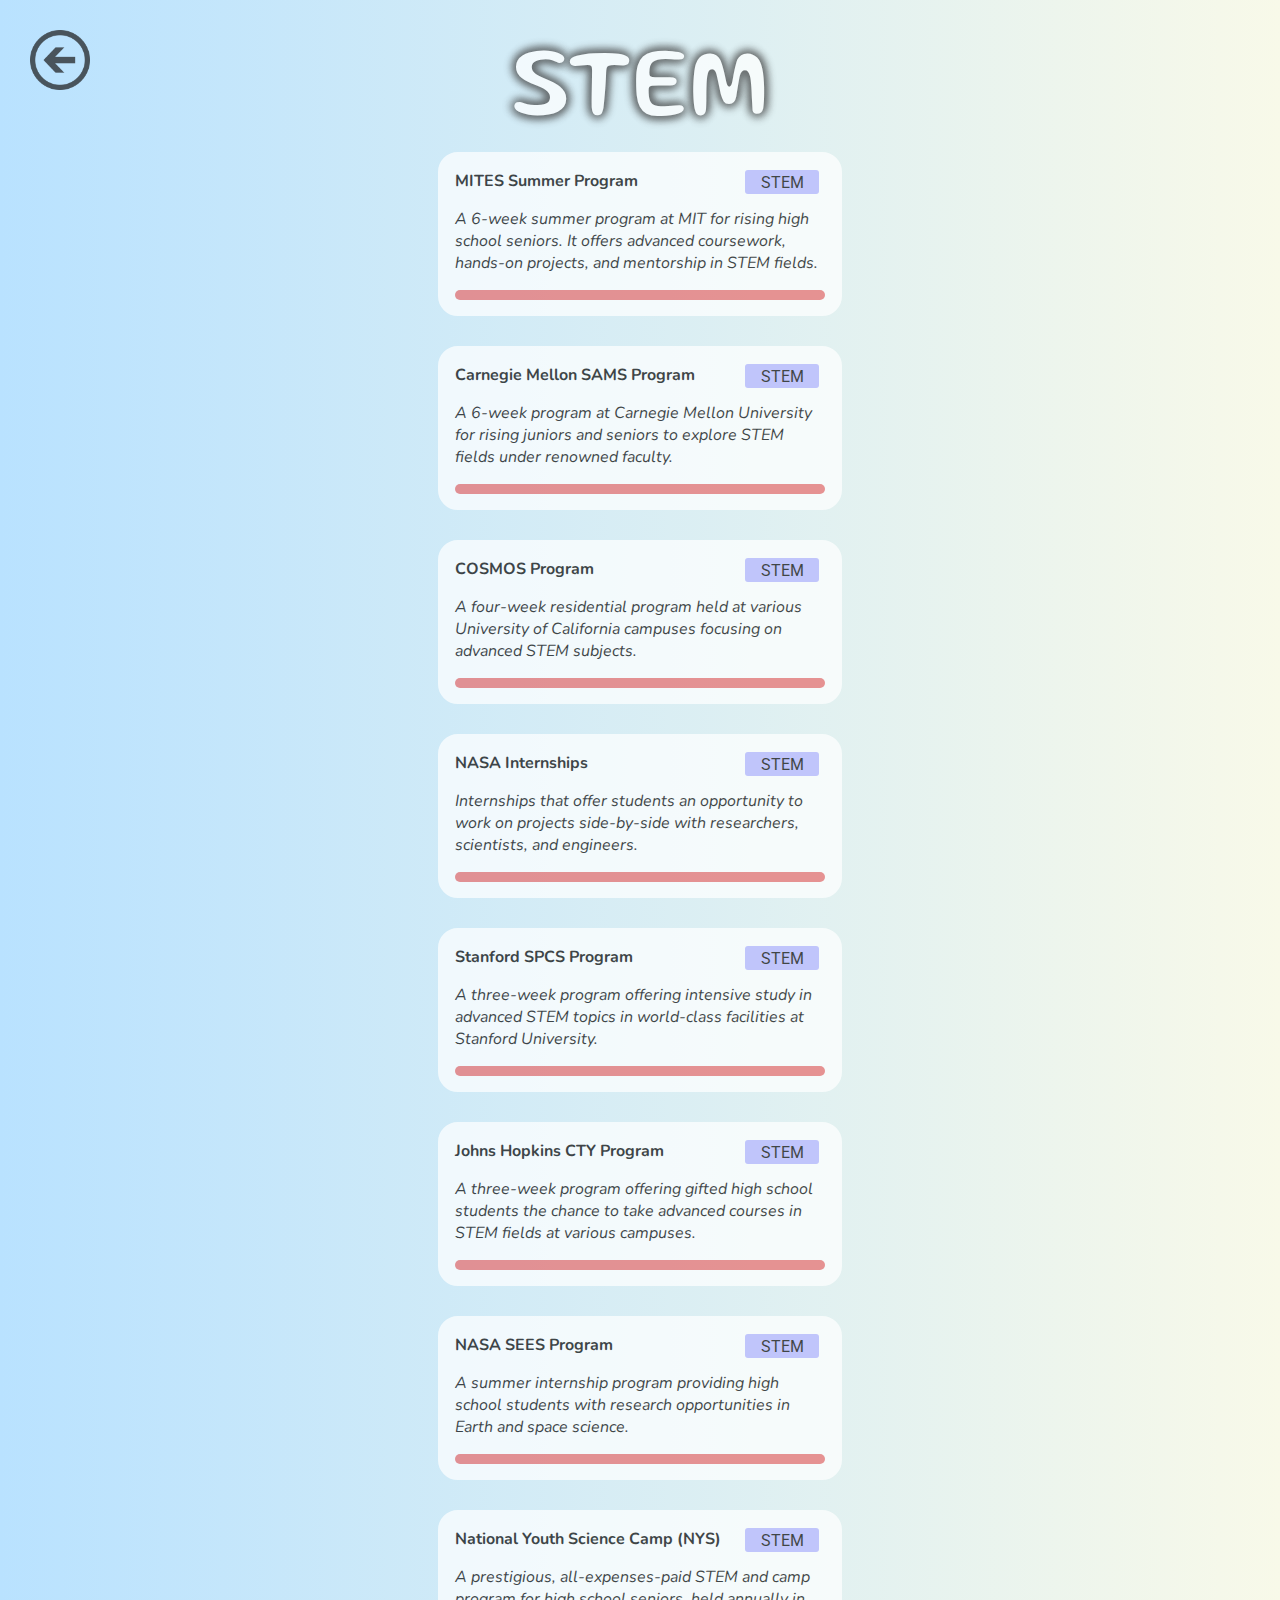
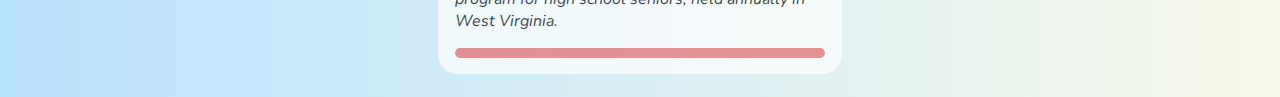
<file: pages/STEM.html>
<!DOCTYPE html>
<html lang="en">
<head>
    <meta charset="UTF-8">
    <meta name="viewport" content="width=device-width, initial-scale=1.0">
    <link rel="stylesheet" href="pagestyle.css">
    <link rel="icon"; type="image/jpg" href="/images/STEM.jpg">
    <link rel="preconnect" href="https://fonts.googleapis.com">
    <link rel="preconnect" href="https://fonts.gstatic.com" crossorigin>
    <link href="https://fonts.googleapis.com/css2?family=Gluten:wght@800&display=swap" rel="stylesheet">
    <link href="https://fonts.googleapis.com/css2?family=Nunito:wght@800&display=swap" rel="stylesheet">
    <link href="https://fonts.googleapis.com/css2?family=Nunito:wght@300&display=swap" rel="stylesheet">
    <link href="https://fonts.googleapis.com/css2?family=Roboto&display=swap" rel="stylesheet">
    <title>STEM</title>
</head>
<body>
    <div class="elements">
        <div class="title">STEM</div>
        <div class="return">
            <img src="/images/backArrow.png">
        </div>
        <div class="item">
            <p><b>MITES Summer Program</b></p>
            <p><i>A 6-week summer program at MIT for rising high school seniors. It offers advanced coursework, hands-on projects, and mentorship in STEM fields.</i></p>
            <div class="category">STEM</div>
            <div class="bar"></div>
        </div>
        <div class="item">
            <p><b>Carnegie Mellon SAMS Program</b></p>
            <p><i>A 6-week program at Carnegie Mellon University for rising juniors and seniors to explore STEM fields under renowned faculty.</i></p>
            <div class="category">STEM</div>
            <div class="bar"></div>
        </div>
        <div class="item">
            <p><b>COSMOS Program</b></p>
            <p><i>A four-week residential program held at various University of California campuses focusing on advanced STEM subjects.</i></p>
            <div class="category">STEM</div>
            <div class="bar"></div>
        </div>
        <div class="item">
            <p><b>NASA Internships</b></p>
            <p><i>Internships that offer students an opportunity to work on projects side-by-side with researchers, scientists, and engineers.</i></p>
            <div class="category">STEM</div>
            <div class="bar"></div>
        </div>
        <div class="item">
            <p><b>Stanford SPCS Program</b></p>
            <p><i>A three-week program offering intensive study in advanced STEM topics in world-class facilities at Stanford University.</i></p>
            <div class="category">STEM</div>
            <div class="bar"></div>
        </div>
        <div class="item">
            <p><b>Johns Hopkins CTY Program</b></p>
            <p><i>A three-week program offering gifted high school students the chance to take advanced courses in STEM fields at various campuses.</i></p>
            <div class="category">STEM</div>
            <div class="bar"></div>
        </div>
        <div class="item">
            <p><b>NASA SEES Program</b></p>
            <p><i>A summer internship program providing high school students with research opportunities in Earth and space science.</i></p>
            <div class="category">STEM</div>
            <div class="bar"></div>
        </div>
        <div class="item">
            <p><b>National Youth Science Camp (NYS)</b></p>
            <p><i>A prestigious, all-expenses-paid STEM and camp program for high school seniors, held annually in West Virginia.</i></p>
            <div class="category">STEM</div>
            <div class="bar"></div>
        </div>
    </div>
    <script src="functions.js"></script>
    <script src="https://cdn.jsdelivr.net/npm/gsap@3.12.5/dist/gsap.min.js"></script>
    <script src="script.js"></script>
</body>
</html>
</file>
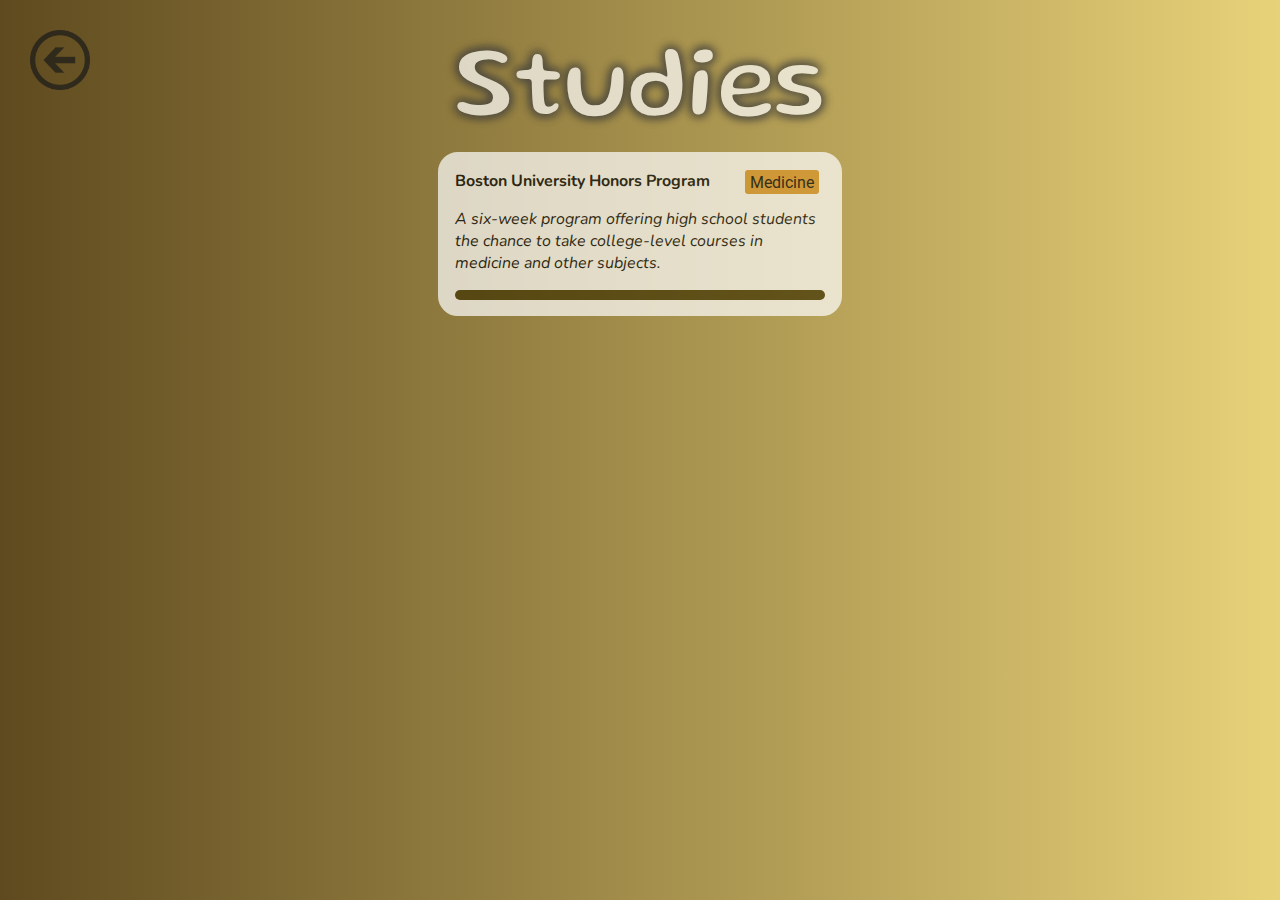
<file: pages/Studies.html>
<!DOCTYPE html>
<html lang="en">

<head>
    <meta charset="UTF-8">
    <meta name="viewport" content="width=device-width, initial-scale=1.0">
    <link rel="stylesheet" href="pagestyle.css">
    <link rel="icon" ; type="image/jpg" href="images/panda.jpg">
    <link rel="preconnect" href="https://fonts.googleapis.com">
    <link rel="preconnect" href="https://fonts.gstatic.com" crossorigin>
    <link href="https://fonts.googleapis.com/css2?family=Gluten:wght@800&display=swap" rel="stylesheet">
    <link href="https://fonts.googleapis.com/css2?family=Nunito:wght@800&display=swap" rel="stylesheet">
    <link href="https://fonts.googleapis.com/css2?family=Nunito:wght@300&display=swap" rel="stylesheet">
    <link href="https://fonts.googleapis.com/css2?family=Roboto&display=swap" rel="stylesheet">
    <title>Vocational & Technical Studies</title>
</head>

<body>
    <div class="elements">
        <div class="title">Studies</div>
        <div class="return">
            <img src="/images/backArrow.png">
        </div>
        <div class="item">
            <p><b>Boston University Honors Program</b></p>
            <p><i>A six-week program offering high school students the chance to take college-level courses in medicine and other subjects.</i></p>
            <div class="category">Medicine</div>
            <div class="bar"></div>
        </div>
    </div>
    <script src="functions.js"></script>
    <script src="https://cdn.jsdelivr.net/npm/gsap@3.12.5/dist/gsap.min.js"></script>
    <script src="script.js"></script>
</body>

</html>
</file>
<file: style.css>
:root {
    --carousel-transition-duration: 250ms;
    --carousel-transition-ease: ease-out;
    --carousel-bg-color-rgb: 0, 0, 0;
    --carousel-shadow-color-rgb: 128, 128, 128;
    --carousel-item-width: 11.5rem;
    --carousel-item-height: 17.5rem;
    --carousel-item-hover-effect: 1.075;
    --carousel-item-reflection-blur: 0.25rem;
    --carousel-item-empty-color-rgb: 255, 255, 255;
    --carousel-item-glow-color-rgb: 255, 255, 255;
    --carousel-item-glow-size: 5rem;
    --carousel-diameter: 50rem;
    --carousel-3d-perspective: 1000px;
    --carousel-3d-perspective-origin: 50% 20%;
    --carousel-control-button-width: 1.25rem;
    --carousel-control-button-height: 4rem;
    --carousel-control-color-rgb: 255, 255, 255;
    --carousel-animation-duration: 12.5s;
    --carousel-animation-play-state: running;
    --carousel-direction-animation-play-state: paused;
}

*, *::before, *::after {
    margin: 0;
    padding: 0;
    border: 0;
    box-sizing: border-box;
    font-family: "Sniglet", sans-serif;
    text-decoration: none;
}

*:focus {
    outline: none;
}

a {
    -webkit-tap-highlight-color: rgba(0, 0, 0, 0);
    -webkit-tap-highlight-color: transparent;
    -webkit-user-select: none;
    -khtml-user-select: none;
    -moz-user-select: none;
    -ms-user-select: none;
    user-select: none;
}

body {
    display: flex;
    flex-direction: column;
    align-items: center;
    justify-content: center;
    height: 100vh;
    background-color: rgb(var(--carousel-bg-color-rgb));
    overflow: hidden;
}

.carousel {
    --_diameter: var(--carousel-diameter);
    --_radius: calc(var(--_diameter) / 2);
    --_item-width: var(--carousel-item-width);
    --_item-height: var(--carousel-item-height);
    perspective: var(--carousel-3d-perspective);
    perspective-origin: var(--carousel-3d-perspective-origin);
    width: var(--_diameter);
    height: var(--_diameter);
}

@media only screen and (max-width: 96rem) {
    .carousel {
        --_diameter: calc(var(--carousel-diameter) * 1);
        --_item-width: calc(var(--carousel-item-width) * 1.2);
        --_item-height: calc(var(--carousel-item-height) * 1);
    }
}

@media only screen and (max-width: 48rem) {
    .carousel {
            --_diameter: calc(var(--carousel-diameter) * 0.75);
            --_item-width: calc(var(--carousel-item-width) * 0.90);
            --_item-height: calc(var(--carousel-item-height) * 0.75);
    }
}

@media only screen and (max-width: 32rem) {
    .carousel {
            --_diameter: calc(var(--carousel-diameter) * 0.6);
            --_item-width: calc(var(--carousel-item-width) * 0.75);
            --_item-height: calc(var(--carousel-item-height) * 0.6);
    }
}

@media only screen and (max-width: 16rem) {
    .carousel {
            --_diameter: calc(var(--carousel-diameter) * 0.25);
            --_item-width: calc(var(--carousel-item-width) * 0.40);
            --_item-height: calc(var(--carousel-item-height) * 0.25);
    }
}

.carousel .carousel-control-button {
    --_width: var(--carousel-control-button-width);
    --_height: var(--carousel-control-button-height);
    z-index: 1;
    width: var(--_width);
    height: var(--_height);
    background-color: rgb(var(--carousel-control-color-rgb));
    opacity: 0.2;
    transition: opacity var(--carousel-transition-duration) var(--carousel-transition-ease);
    position: absolute;
}
.carousel .carousel-control-button:hover {
    opacity: 0.4;
}
.carousel .carousel-control-button:has(input:checked) {
    opacity: 0.8;
}

.carousel .carousel-control-button input {
    -webkit-appearance: none;
    appearance: none;
    opacity: 0;
    width: 100%;
    height: 100%;
    cursor: pointer;
}

.carousel .carousel-control-button.left {
    clip-path: polygon(0% 50%, 100% 0%, 100% 100%);
    top: calc(var(--_radius) - var(--_height) / 2);
    left: 0;
}
.carousel:has(.carousel-control-button.left input:checked) {
    --carousel-direction-animation-play-state: running;
}

.carousel .carousel-control-button.right {
    clip-path: polygon(0% 0%, 100% 50%, 0% 100%);
    top: calc(var(--_radius) - var(--_height) / 2);
    right: 0;
}
.carousel:has(.carousel-control-button.right input:checked) {
    --carousel-direction-animation-play-state: paused;
}

.carousel .carousel-rotation-direction {
    --_direction-animation-play-state: var(--carousel-direction-animation-play-state);
    --_z: calc(var(--_radius) * -1);
    transform: translateZ(var(--_z));
    transform-style: preserve-3d;
    animation: carousel-rotation-reverse calc(var(--carousel-animation-duration) / 2) reverse linear infinite var(--_direction-animation-play-state);
    transition: all var(--carousel-transition-duration) var(--carousel-transition-ease);
}

@keyframes carousel-rotation-reverse {
    from {transform: translateZ(var(--_z)) rotateY(0deg);}
    to {transform: translateZ(var(--_z)) rotateY(360deg);}
}

@keyframes carousel-rotation-normal {
    from {transform: rotateY(0deg);}
    to {transform: rotateY(360deg);}
}

.carousel .carousel-item-wrapper {
    transform-style: inherit;
    width: inherit;
    height: inherit;
    list-style-type: none;
    position: relative;
    animation: carousel-rotation-normal var(--carousel-animation-duration) normal linear infinite var(--carousel-animation-play-state);
    transition: all var(--carousel-transition-duration) var(--carousel-transition-ease);
}

.carousel .carousel-rotation-direction:has(.carousel-item:hover) {
    --carousel-animation-play-state: paused;
    --_direction-animation-play-state: paused;
}

.carousel .carousel-item {
    --_width: var(--_item-width);
    --_height: var(--_item-height);
    --_rotation: calc(360 / var(--_num-elements) * var(--_index) * 1deg);
    left: calc(var(--_radius) - var(--_item-width) / 2);
    top: calc(var(--_radius) - var(--_item-height) / 2);
    transform: rotateY(var(--_rotation)) translateZ(var(--_radius));
    transform-style: inherit;
    width: var(--_width);
    height: var(--_height);
    transition: all var(--carousel-transition-duration) var(--carousel-transition-ease);
    box-shadow: 0 0 var(--carousel-item-glow-size) transparent;
    position: absolute;
}

.carousel .carousel-item:hover {
    box-shadow: 0 0 var(--carousel-item-glow-size) rgb(var(--carousel-item-glow-color-rgb));
    transform: rotateY(var(--_rotation)) translateZ(calc(var(--_radius) * var(--carousel-item-hover-effect)));
}

.carousel .carousel-item a {
    display: block;
    width: inherit;
    height: inherit;
    background-color: rgba(var(--carousel-item-empty-color-rgb), 0.5);
    background-image: var(--_image-url);
    background-repeat: no-repeat;
    background-position: center;
    background-size: cover;
    transition: filter var(--carousel-transition-duration) var(--carousel-transition-ease);
    filter: grayscale(100%);
}

.carousel .carousel-item h1 {
    text-align: center;
    position: absolute;
    top: -40px;
    left: 50%;
    transform: translateX(-50%);
    font-size: 2rem;
    color: #ffffff;
    z-index: 1;
    opacity: 0;
    transition: filter var(--carousel-transition-duration) var(--carousel-transition-ease);
}

.carousel #long-title h1{
    top: -80px;
}

.carousel .carousel-item:hover a {
    filter: grayscale(0%);
}

.carousel .carousel-item:hover h1 {
    opacity: 1;
}

.carousel .carousel-item::before {
    content: '';
    width: inherit;
    height: inherit;
    background-color: rgba(var(--carousel-item-empty-color-rgb), 0.5);
    background-image: 
            linear-gradient(to top, rgba(var(--carousel-bg-color-rgb), 0.25) 0%, rgba(var(--carousel-bg-color-rgb), 1.0) 75%), 
            var(--_image-url);
    background-repeat: no-repeat;
    background-position: center;
    background-size: cover;
    pointer-events: none;
    filter: blur(var(--carousel-item-reflection-blur)) grayscale(100%);
    transition: filter var(--carousel-transition-duration) var(--carousel-transition-ease);
    transform-style: inherit;
    transform-origin: center bottom;
    transform: rotateX(90deg) rotateZ(180deg) rotateY(180deg);
    position: absolute;
}

.carousel .carousel-item:hover::before {
    filter: blur(var(--carousel-item-reflection-blur)) grayscale(0%);
}

.carousel .carousel-ground {
    --_width: var(--_diameter);
    --_height: var(--_diameter);
    --_rotation: 90deg;
    left: calc(var(--_radius) - var(--_width) / 2);
    top: calc(var(--_radius) - var(--_height) / 2);
    transform: rotateX(var(--_rotation)) translateZ(calc(var(--_item-height) / -2));
    width: var(--_width);
    height: var(--_height);
    border-radius: 50%;
    background: radial-gradient(rgba(var(--carousel-shadow-color-rgb), 0.75) 15% , rgba(var(--carousel-bg-color-rgb), 0) 60%);
    opacity: 0.5;
    transition: opacity var(--carousel-transition-duration) var(--carousel-transition-ease);
    position: absolute;
}

.carousel .carousel-item-wrapper:has(.carousel-item:hover) .carousel-ground {
    opacity: 0.75;
}
</file>
<file: pages/pagestyle.css>
* {
    text-decoration: none;
}

.elements {
    display: flex;
    flex-direction: column;
    justify-content: center;
    align-items: center;
}

.return {
    position: absolute;
    text-align: center;
    display: flex;
    top: 30px;
    left: 30px;
    border-radius: 100%;
    width: 60px;
    height: 60px;
}

.return img {
    align-items: center;
    width: 110%;
    height: 100%;
}

.return:hover {
    box-shadow: 0 4px 8px rgba(92, 92, 92, 0.852),
            0 -4px 8px rgba(92, 92, 92, 0.852),
            4px 0 8px rgba(92, 92, 92, 0.852),
            -4px 0 8px rgba(92, 92, 92, 0.852);
}

.title {
    font-family: "Gluten", sans-serif;
    color: rgb(255, 255, 255);
    text-shadow: 0 4px 8px rgba(61, 61, 61, 0.852),
        0 -4px 8px rgba(61, 61, 61, 0.852),
        4px 0 8px rgba(61, 61, 61, 0.852),
        -4px 0 8px rgba(61, 61, 61, 0.852);
    margin-top: 40px;
    font-size: 100px;
    text-align: center;
}

.elements .item {
    position: relative;
    background-color: white;
    border: 2px solid white;
    width: 400px;
    height: 160px;
    margin: 15px;
    border-radius: 20px;
    transition: box-shadow 0.2s ease;
}

.elements .item:hover {
    transform: scale(1.05);
    box-shadow: 0 4px 8px rgba(120, 120, 120, 0.852),
        0 -4px 8px rgba(120, 120, 120, 0.852),
        4px 0 8px rgba(120, 120, 120, 0.852),
        -4px 0 8px rgba(120, 120, 120, 0.852);
}

.elements .item p {
    font-family: "Nunito", sans-serif;
    margin-left: 15px;
    margin-right: 15px;
}

.elements .item .category {
    position: absolute;
    font-family: "Roboto", 'Lucida Sans', sans-serif;
    display: flex;
    justify-content: center;
    align-items: center;
    margin-left: 15px;
    transform: translate(290px, -120px);
    border-radius: 3px;
    width: 74px;
    height: 24px;
}

.elements .item .bar {
    position: absolute;
    border-radius: 10px;
    width: 370px;
    height: 10px;
    transform: translate(15px, 0px);
}

.backButton {
    position: absolute;
    top: 10px;
    right: 15px;
    transform: scale(1.5);
    pointer-events: auto;
}

.priceTag {
    font-family: "Roboto", 'Lucida Sans', sans-serif;
    font-weight: bold;
    display: flex;
    justify-content: center;
    align-items: center;
    transform: translate(10px, 0px);
    border-radius: 3px;
    width: 185px;
    height: 24px;
}

.deadlineTag {
    font-family: "Roboto", 'Lucida Sans', sans-serif;
    font-weight: bold;
    display: flex;
    justify-content: center;
    align-items: center;
    transform: translate(205px, -24px);
    border-radius: 3px;
    width: 185px;
    height: 24px;   
}

.descriptionTag {
    font-family: "Nunito", sans-serif;
    margin-left: 15px;
    transform: translateY(-22.5px);
}

.linkTag {
    position: relative;
    font-family: "Roboto", 'Lucida Sans', sans-serif;
    font-weight: bold;
    font-size: 35px;
    display: flex;
    justify-content: center;
    align-items: center;
    transform: translate(25px, -15px);
    border-radius: 25px;
    width: 350px;
    height: 100px;  
    pointer-events: auto;
}
</file>
